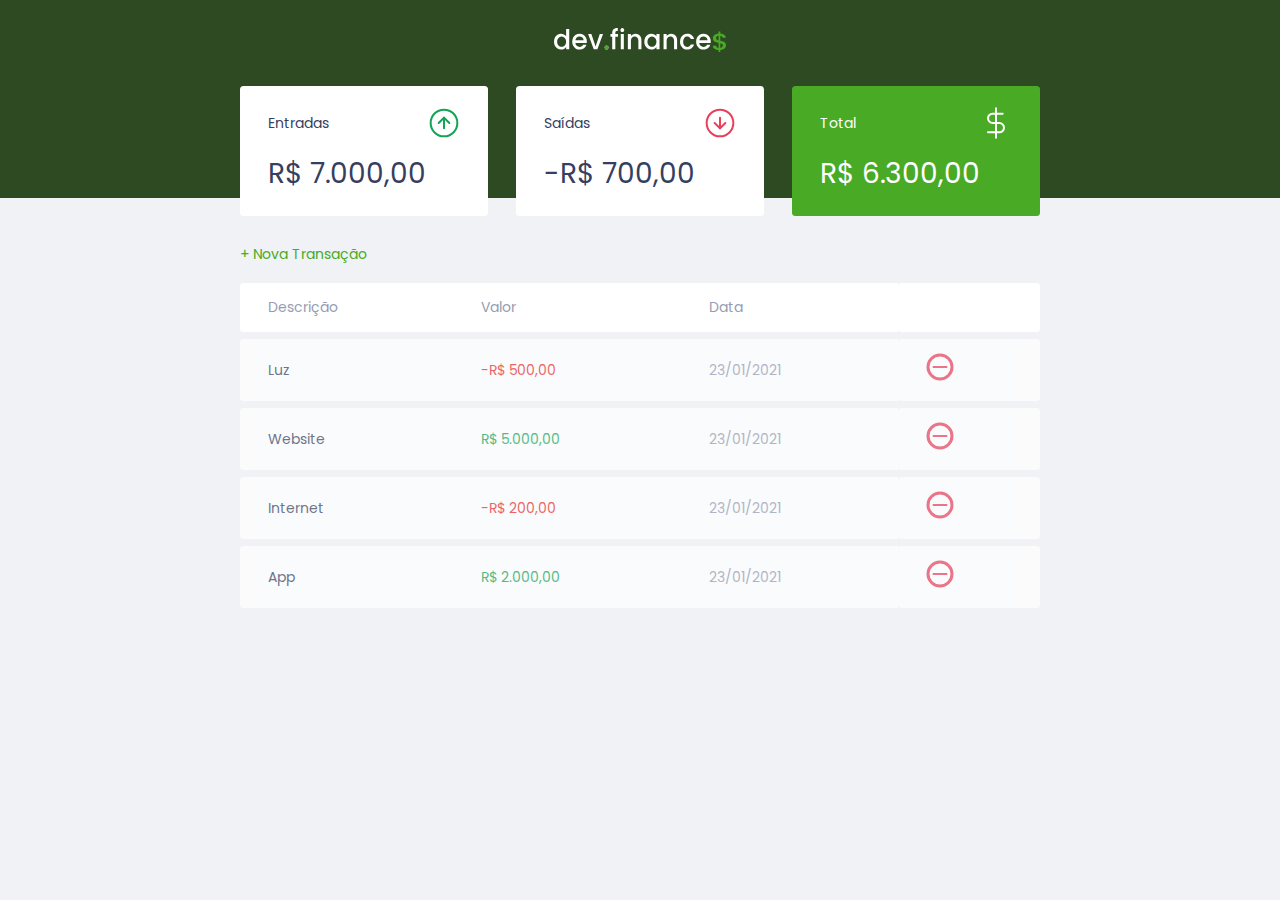
<file: Pratica 01/index.html>
<!DOCTYPE html>
<html lang="pt-br">
<head>
    <meta charset="UTF-8">
    <meta http-equiv="X-UA-Compatible" content="IE=edge">
    <meta name="viewport" content="width=device-width, initial-scale=1.0">
    <title>dev.finance$</title>
    
    <link rel="stylesheet" href="./styles.css">
    <link rel="preconnect" href="https://fonts.googleapis.com">
    <link rel="preconnect" href="https://fonts.gstatic.com" crossorigin>
    <link href="https://fonts.googleapis.com/css2?family=Poppins:ital,wght@0,100;0,200;0,400;0,700;1,100;1,400&display=swap" rel="stylesheet">
</head>
<body>
    
    <header>
        <img src="assets/logo.svg" alt="Logo Dev Finance">
    </header>
    <main class="container">
        <section id="balance">
            <h2 class="sr-only">Balanço</h2>
                <div class="card">
                    <h3>
                        <span>Entradas</span>
                        <img src="assets/income.svg" alt="Imagem de entradas">
                    </h3>
                        <p id="incomeDisplay">R$5.000,00</p>
                </div>
                <div class="card">
                    <h3>
                        <span>Saídas</span>
                        <img src="assets/expense.svg" alt="Imagem de Saida">
                    </h3>
                        <p id="expenseDisplay">R$2.000,00</p>
                </div>
                <div class="card total">
                    <h3>
                        <span>Total</span>
                        <img src="assets/total.svg" alt="Imagem de total">
                    </h3>
                        <p id="totalDisplay">R$3.000,00</p>
                </div>
        </section>
        <section id="transaction">
            <h2 class="sr-only">Transações</h2>
            
            <a href="#" 
            onclick="Modal.open()"
            class="button new">+ Nova Transação</a>
            
            <table id="data-table">
                <thead>
                    <tr>
                        <th>Descrição</th>
                        <th>Valor</th>
                        <th>Data</th>
                        <th></th>
                    </tr>
                </thead>
                <tbody>
                </tbody>
            </table>
        </section>
    </main>
    
    <div class="modal-overlay">
        <div class="modal">
            <div id="form">
                <h2>Nova Transação</h2>
                <form action="" onsubmit="Form.submit(event)">
                    <div class="input-group">
                        <label 
                        class="sr-only" 
                        for="description">Descrição</label>
                        <input 
                        type="text" 
                        id="description" 
                        name="description"
                        placeholder="Descrição"
                        />
                        
                    </div>

                    <div class="input-group">
                        <label 
                        class="sr-only" 
                        for="amount">Valor</label>
                        <input 
                        type="number"
                        step="0.01"
                        id="amount" 
                        name="amount"
                        placeholder="0,00"
                        />
                        
                        <small class="help">Use o sinal -(negativo) para despesas e , (vírgula) para casas decimais</small>

                        <div class="input-group">
                            <label 
                            class="sr-only" 
                            for="date">Data</label>
                            <input 
                            type="date"
                            id="date" 
                            name="date"
                            />
                            
                    </div>

                    <div class="input-group actions">
                        <a
                        onclick="Modal.close()"
                        href="#" class="button cancel">Cancelar</a>
                        <button>Salvar</button>
                    </div>
                </form>
            </div>
        </div>
    </div>
    
    <script src="./script.js"></script>

    <footer>
        <p>dev.finance$</p>
    </footer>

</body>
</html>
</file>
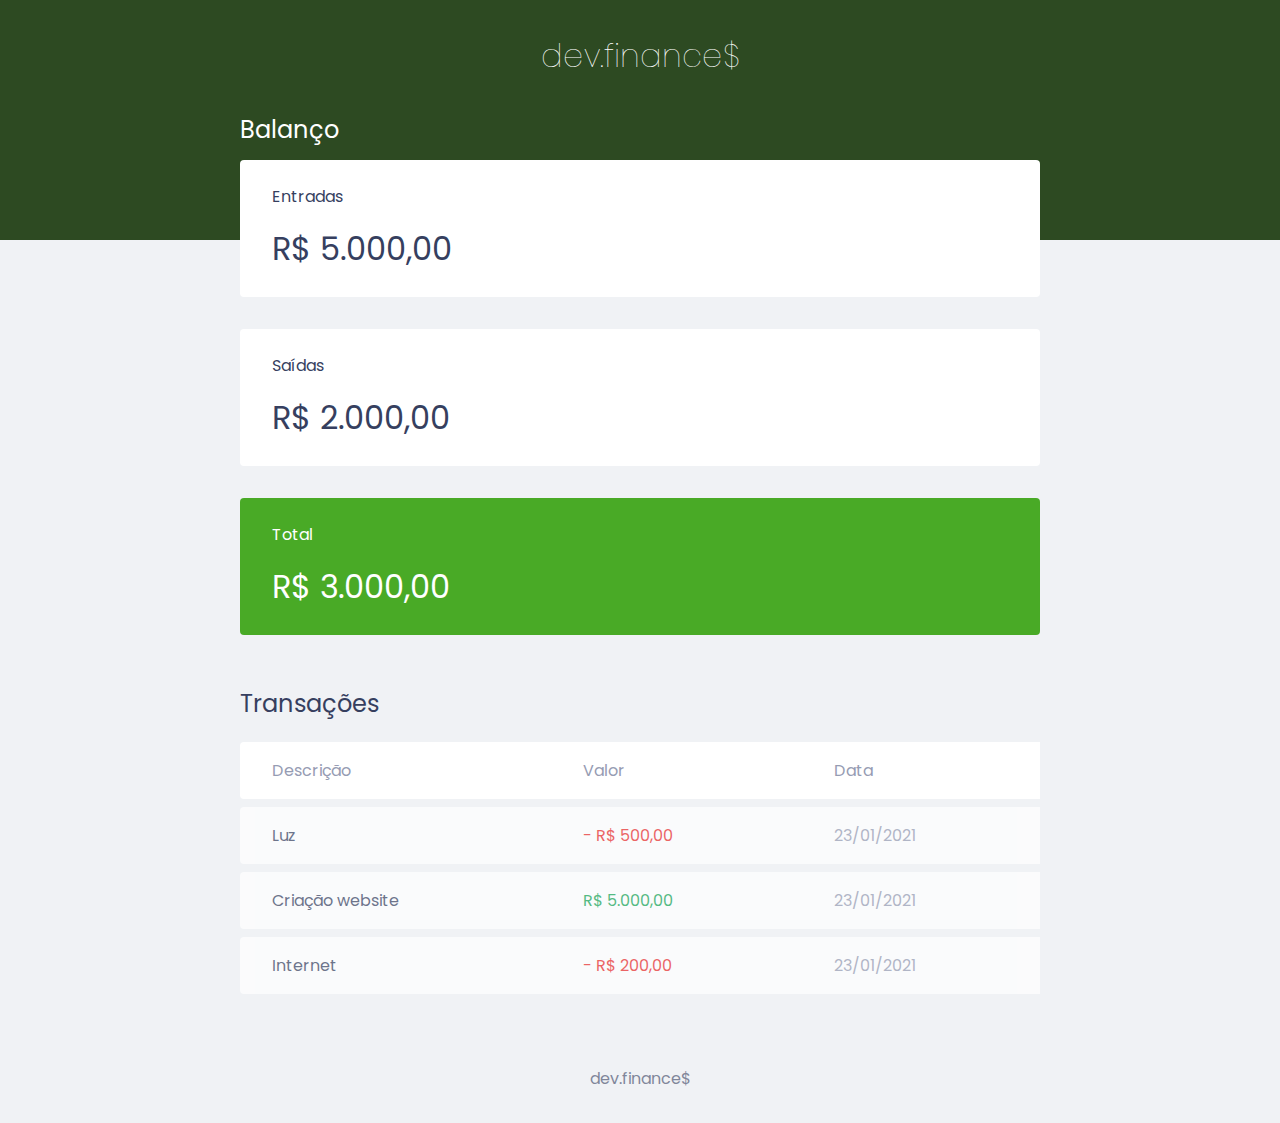
<file: Pratica 01Alfa/index.html>
<!DOCTYPE html>
<html lang="pt-br">
<head>
    <meta charset="UTF-8">
    <meta http-equiv="X-UA-Compatible" content="IE=edge">
    <meta name="viewport" content="width=device-width, initial-scale=1.0">
    <title>dev.finance$</title>
    
    <link rel="stylesheet" href="./styles.css">
    <link rel="preconnect" href="https://fonts.googleapis.com">
    <link rel="preconnect" href="https://fonts.gstatic.com" crossorigin>
    <link href="https://fonts.googleapis.com/css2?family=Poppins:ital,wght@0,100;0,200;0,400;0,700;1,100;1,400&display=swap" rel="stylesheet">
</head>
<body>
    
    <header>
        <h1 id="logo">dev.finance$</h1>
    </header>
    <main class="container">
        <section id="balance">
            <h2>Balanço</h2>
                <div class="card">
                    <h3>Entradas</h3>
                        <p>R$ 5.000,00</p>
                </div>
                <div class="card">
                    <h3>Saídas</h3>
                        <p>R$ 2.000,00</p>
                </div>
                <div class="card total">
                    <h3>Total</h3>
                        <p>R$ 3.000,00</p>
                </div>
        </section>
        <section id="transaction">
            <h2>Transações</h2>
            <table id="data-table">
                <thead>
                    <tr>
                        <th>Descrição</th>
                        <th>Valor</th>
                        <th>Data</th>
                    </tr>
                </thead>
                <tbody>
                    <tr>
                        <td class="description">Luz</td>
                        <td class="expense">- R$ 500,00</td>
                        <td class="date">23/01/2021</td>
                    </tr>
                    <tr>
                        <td class="description">Criação website</td>
                        <td class="income">R$ 5.000,00</td>
                        <td class="date">23/01/2021</td>
                    </tr>
                    <tr>
                        <td class="description">Internet</td>
                        <td class="expense">- R$ 200,00</td>
                        <td class="date">23/01/2021</td>
                    </tr>
                </tbody>
            </table>
        </section>
    </main>
    <footer>
        <p>dev.finance$</p>
    </footer>

</body>
</html>
</file>
<file: Pratica 01/styles.css>
/* Global ======================= */
:root {
    --dark-blue: #363f5f:
}
* {
    margin: 0;
    padding: 0;
    box-shadow: border-box;
}

html {
    font-size: 93.75%;
}

body {
    background-color: #f0f2f5;
    font-family: 'Poppins', sans-serif;
}

.sr-only {
    position: absolute;
    width: 1px;
    height: 1px;
    padding: 0;
    margin: -1px;
    overflow: hidden;
    clip: rect(0, 0, 0, 0);
    white-space: nowrap;
    border-width: 0;
}

.container {
    width: min(90vw, 800px);
    margin: auto;
}
/* Titles ======================= */
h2 {
    margin-top: 3.2rem;
    margin-bottom: 0.8rem;
    color: #363f5f;
    font-weight: normal;
}

/* Links & Buttons ======================= */
a {
    color: #49aa26;
    text-decoration: none;
}

a:hover {
    color: #3dd705;
}

button {
    width: 100%;
    height: 50px;

    border: none;
    color: white;
    background-color: #49aa26;
    border-radius: 0.25rem;
    
    cursor: pointer;
}

button:hover {
    background: #3dd705;
}

.button.new {
    display: inline-block;
    margin-bottom: .8rem;
}

.button.cancel {
    color: #e92929;
    border: 2px #e92929 solid;
    border-radius: 0.25rem;
    height: 50px;
    display: flex;
    align-items: center;
    justify-content: center;
    opacity: 0.6;
}

.button.cancel:hover {
    opacity: 1;
}

/* Header ======================= */
header {
    background: #2d4a22;
    padding: 2rem 0 10rem;
    text-align: center;
}

#logo {
    color: #fff;
    font-weight: 100;
}

/* Balance ======================= */
#balance {
    margin-top: -8rem;
}

#balance h2 {
    color:white;
    margin-top: 0;
}

/* Cards ======================= */
.card {
    background: white;
    padding: 1.5rem 2rem;
    border-radius: 0.25rem;
    margin-bottom: 2rem;
    color: #363f5f;
}

.card h3 {
    font-weight: normal;
    font-size: 1rem;

    display: flex;
    align-items: center;
    justify-content: space-between;
}

.card p {
    font-size: 2rem;
    line-height: 3rem;
    margin-top: 1rem;
}

.card.total {
    background: #49aa26;
    color: white;
}

/* Table ======================= */
#transaction {
    display: block;
    width: 100%;
    overflow-x: auto;
}

#data-table {
    width: 100%;
    border-spacing: 0 0.5rem;
    color: #969cb3;
}

table thead tr th:first-child, 
table tbody tr td:first-child{
    border-radius: 0.25rem 0 0 0.25rem;
} 

table thead tr th:last-child, 
table tbody tr td:last-child{
    border-radius: 0.25rem 0.25rem;
}


table th {
    background: white;
    color: #969cb3;
    font-weight: normal;
    padding: 1rem 2rem;
    text-align: left;
    
}

table tbody tr {
    opacity: 0.7;
}

table tbody tr:hover{
    opacity: 1;
}

table tbody td {
    background: white;
    padding: 1rem 2rem;
}

td.description {
    color: #363f5f;
}

td.income {
    color: #12a454;
}

td.expense {
    color: #e92929;
}
/* Modal ======================= */

.modal-overlay {
    width: 100%;
    height: 100%;
    background-color: rgba(0,0,0,0.7);
    position: fixed;
    top: 0;
    display: flex;
    align-items: center;
    justify-content: center;

    opacity: 0;
    visibility: hidden;
}

.modal-overlay.active {
    opacity: 1;
    visibility: visible;
}

.modal {
    background-color: #f0f2f5;
    padding: 2.4rem;
    width: 90%;
    max-width: 500px;
}
/* Form ======================= */
#form {
    max-width: 500px;
}

#form h2 {
    margin-top: 0;
}

input {
    border: none;
    border-radius: 0.2rem;
    padding: 0.8rem;
    width: 100%;
}

.input-group {
    margin-top: 0.8rem;
}

.input-group .help{
    opacity: 0.4;
}

.input-group.actions {
    display: flex;
    justify-content: space-between;
    align-items: center;
}

.input-group.actions .button,
.input-group.actions button {
    width: 48%;
}

/* Footer ======================= */
footer {
    text-align: center;
    padding: 4rem 0 2rem;
    color: #363f5f;
    opacity: 0.6;
}

/* Responsive ======================= */
@media (min-width: 800px) {
    html {
        font-size: 87.5%;
    }
    #balance {
        display: grid;
        grid-template-columns: repeat(3, 1fr);
        gap: 2rem;
    }

}
</file>
<file: Pratica 01Alfa/styles.css>
/* Global ======================= */
:root {
    --dark-blue: #363f5f:
}
* {
    margin: 0;
    padding: 0;
    box-shadow: border-box;
}

body {
    background-color: #f0f2f5;
    font-family: 'Poppins', sans-serif;
}

.container {
    width: min(90vw, 800px);
    margin: auto;
}
/* Titles ======================= */
h2 {
    margin-top: 3.2rem;
    margin-bottom: 0.8rem;
    color: #363f5f;
    font-weight: normal;
}

/* Header ======================= */
header {
    background: #2d4a22;
    padding: 2rem 0 10rem;
    text-align: center;
}

#logo {
    color: #fff;
    font-weight: 100;
}

/* Balance ======================= */
#balance {
    margin-top: -8rem;
}

#balance h2 {
    color:white;
    margin-top: 0;
}

/* Cards ======================= */
.card {
    background: white;
    padding: 1.5rem 2rem;
    border-radius: 0.25rem;
    margin-bottom: 2rem;
    color: #363f5f;
}

.card h3 {
    font-weight: normal;
    font-size: 1rem;
}

.card p {
    font-size: 2rem;
    line-height: 3rem;
    margin-top: 1rem;
}

.card.total {
    background: #49aa26;
    color: white;
}

/* Table ======================= */
#data-table {
    width: 100%;
    border-spacing: 0 0.5rem;
    color: #969cb3;
}

table thead tr th:first-child, 
table tbody tr td:first-child{
    border-radius: 0.25rem 0 0 0.25rem;
} 

table th {
    background: white;
    color: #969cb3;
    font-weight: normal;
    padding: 1rem 2rem;
    text-align: left;
    
}

table tbody tr {
    opacity: 0.7;
}

table tbody tr:hover{
    opacity: 1;
}

table tbody td {
    background: white;
    padding: 1rem 2rem;
}

td.description {
    color: #363f5f;
}

td.income {
    color: #12a454;
}

td.expense {
    color: #e92929;
}

/* Footer ======================= */
footer {
    text-align: center;
    padding: 4rem 0 2rem;
    color: #363f5f;
    opacity: 0.6;
}
</file>
